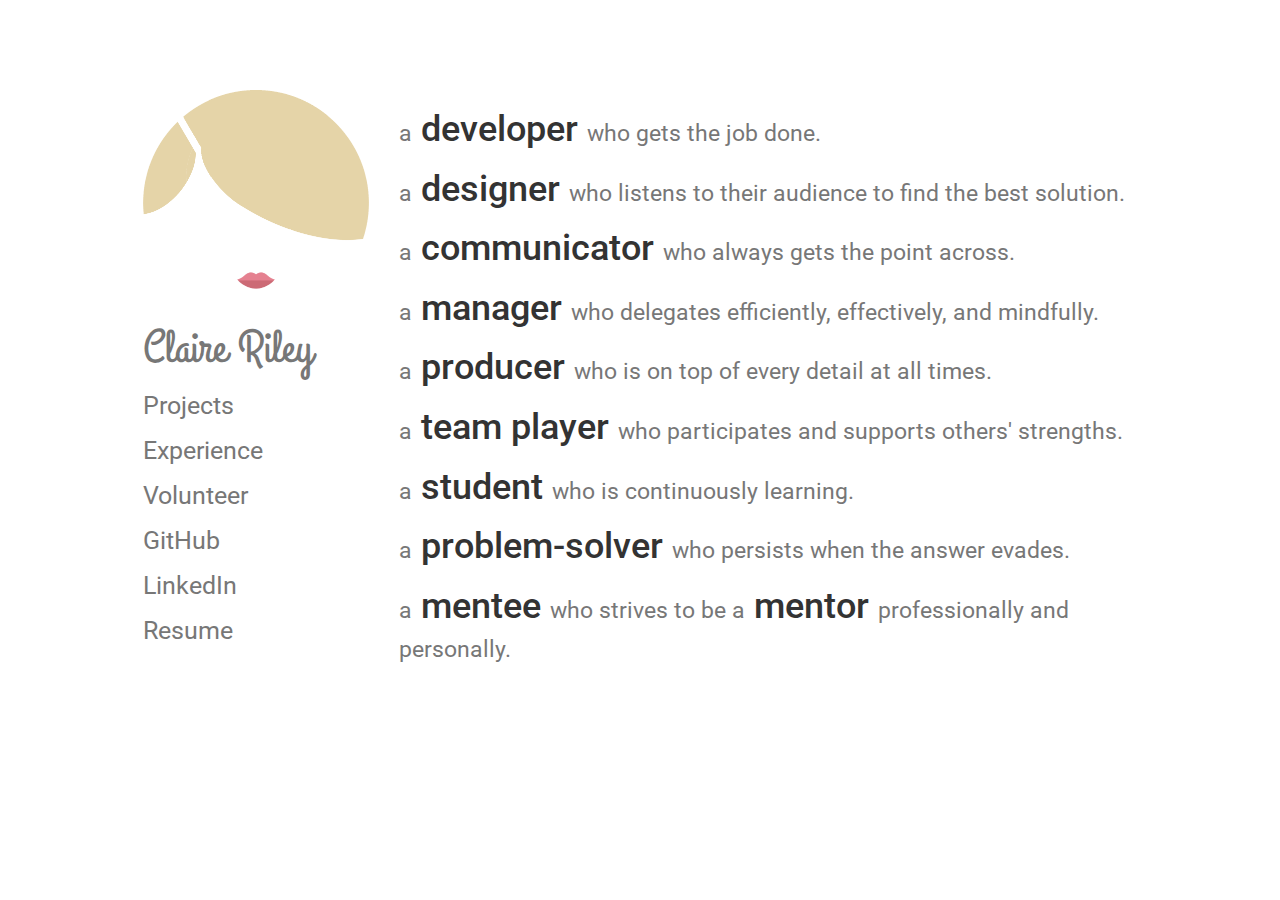
<file: index.html>
<!DOCTYPE html>
<html lang="en">
    <head>
        <meta charset="utf-8">
        <meta http-equiv="X-UA-Compatible" content="IE=edge">
        <meta name="viewport" content="width=device-width, initial-scale=1">
        <title>Claire Riley</title>
        <!-- Bootstrap CSS -->
        <link href="bootstrap-3.3.7-dist/css/bootstrap.min.css" rel="stylesheet">
        <!-- My CSS -->
        <link href="css/portfolio.css" rel="stylesheet">
        <!-- fonts -->
        <link href="https://fonts.googleapis.com/css?family=Grand+Hotel" rel="stylesheet">
        <link href="https://fonts.googleapis.com/css?family=Roboto:400,700" rel="stylesheet">
        <!-- favicon -->
        <link rel="shortcut icon" type="image/png" href="/img/favicon.png"/>
        <!-- fancyBox css -->
        <link rel="stylesheet" href="/fancybox/source/jquery.fancybox.css?v=2.1.5" type="text/css" media="screen" />
    </head>
    <body> <div class="outer">
        <div class="middle">
        <div class="container bg">
            <div class="row no-space">
                <div class="col-xs-12 col-sm-3">
                    <img src="/img/blondelogo1.png" alt="" class="img-responsive img-fluid im"><!--logo-->   
                        <div id="name">
                            <a href="/">
                            Claire Riley                      
                            </a>
                        </div>
                    <!-- navigation -->
                    <div class="ind"><a href="projects.html">Projects</a></div>
                    <div class="ind"><a href="experience.html">Experience</a></div>
                    <div class="ind"><a href="volunteer.html">Volunteer</a></div>
                    <div class="ind"><a href="https://github.com/claireriley" target="_blank">GitHub</a></div>
                    <div class="ind"><a href="https://www.linkedin.com/in/rileyclaire" target="_blank">LinkedIn</a></div>
                    <div class="ind"><a class="fancybox" href="ClaireRileyResume2017.pdf" target="_blank">Resume</a></div>
                </div>

                <!-- intro contents -->
                <div class="col-xs-12 col-sm-9">
                    <h1><small>a</small> developer <small>who gets the job done.</small></h1>
                    <h1><small>a</small> designer <small>who listens to their audience to find the best solution.</small></h1>
                    <h1><small>a</small> communicator <small>who always gets the point across.</small></h1>
                    <h1><small>a</small> manager <small>who delegates efficiently, effectively, and mindfully.</small></h1>
                    <h1><small>a</small> producer <small>who is on top of every detail at all times.</small></h1>
                    <h1><small>a</small> team player <small>who participates and supports others' strengths.</small></h1>
                    <h1><small>a</small> student <small>who is continuously learning.</small></h1>
                    <h1><small>a</small> problem-solver <small>who persists when the answer evades.</small></h1>
                    <h1><small>a</small> mentee <small>who strives to be a</small> mentor <small>professionally and personally.</small></h1>
                </div>
            </div>        
        </div>
    </div>
        </div>
        <!-- jQuery (necessary for Bootstrap) -->
        <script src="https://ajax.googleapis.com/ajax/libs/jquery/1.12.4/jquery.min.js"></script>
        <script src="bootstrap-3.3.7-dist/js/bootstrap.min.js"></script>
        <!-- my js -->
        <script src="js/portfolio.js"></script>
        <!-- fancybox js-->
        <script type="text/javascript" src="/fancybox/source/jquery.fancybox.pack.js?v=2.1.5"></script>
        <!-- bigtext js-->
        <script src="bigtext/bigtext.js"></script>
    </body>
</html>
</file>
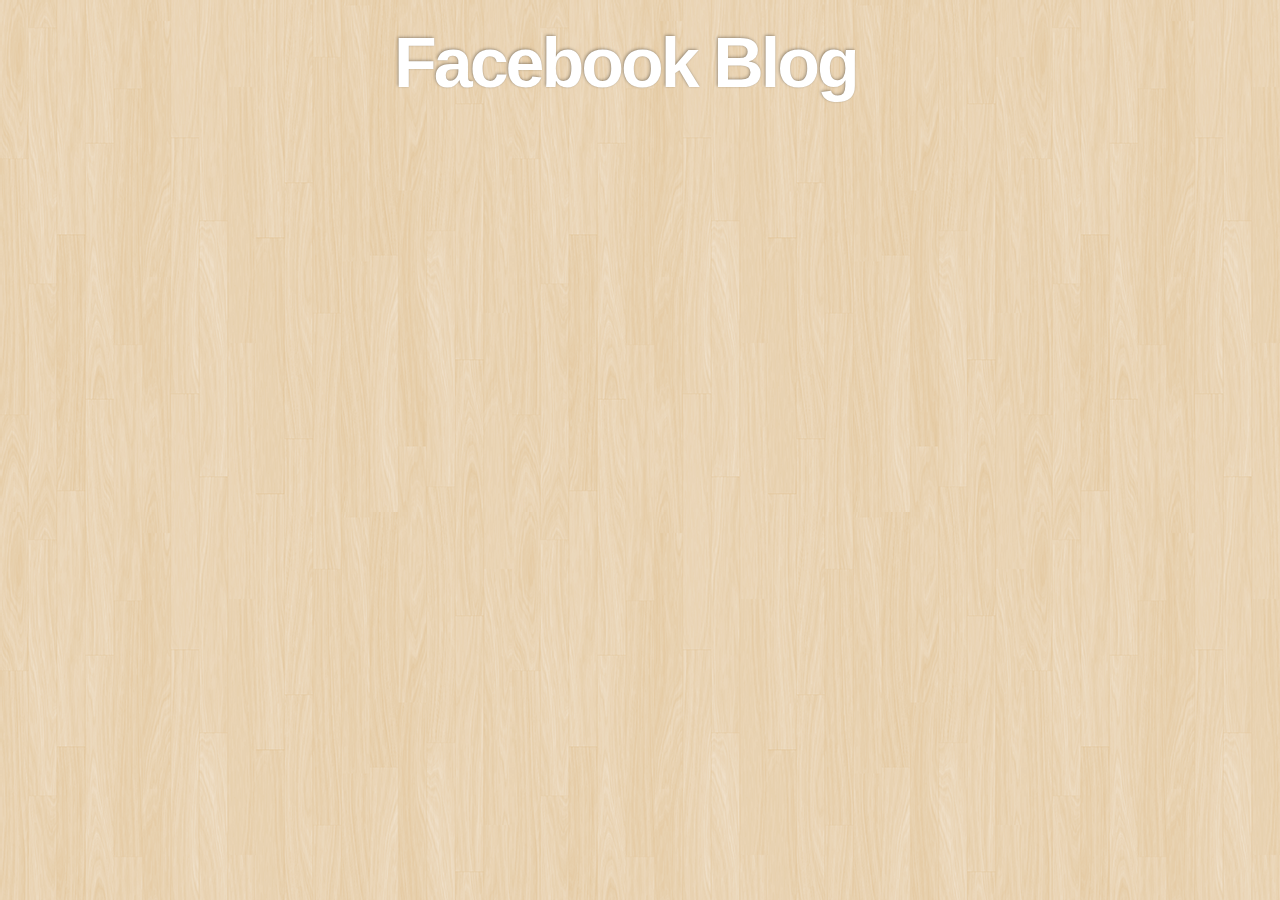
<file: fbbasic/index.html>
<!doctype html>
	<html lang="en">
	<head>
		<meta charset="utf-8">
		<title>Facebook</title>
		
		<!-- external CSS link -->
		<link rel="stylesheet" href="css/normalize.css">
		<link rel="stylesheet" href="css/style.css">
	</head>

	<body>
	<div id="fb-root"></div>
		<script>(function(d, s, id) {
		  var js, fjs = d.getElementsByTagName(s)[0];
		  if (d.getElementById(id)) return;
		  js = d.createElement(s); js.id = id;
		  js.src = "//connect.facebook.net/en_US/sdk.js#xfbml=1&version=v2.8";
		  fjs.parentNode.insertBefore(js, fjs);
		}(document, 'script', 'facebook-jssdk'));</script>
		<div id="fb-root"></div>
		<div id="container">
	
			<h1>Facebook Blog<div class="fb-like" data-href="http://claireriley.com/fbbasic/" data-layout="standard" data-action="like" data-size="small" data-show-faces="true" data-share="true"></div></h1>
			

		</div>
	</body>
</html>
</file>
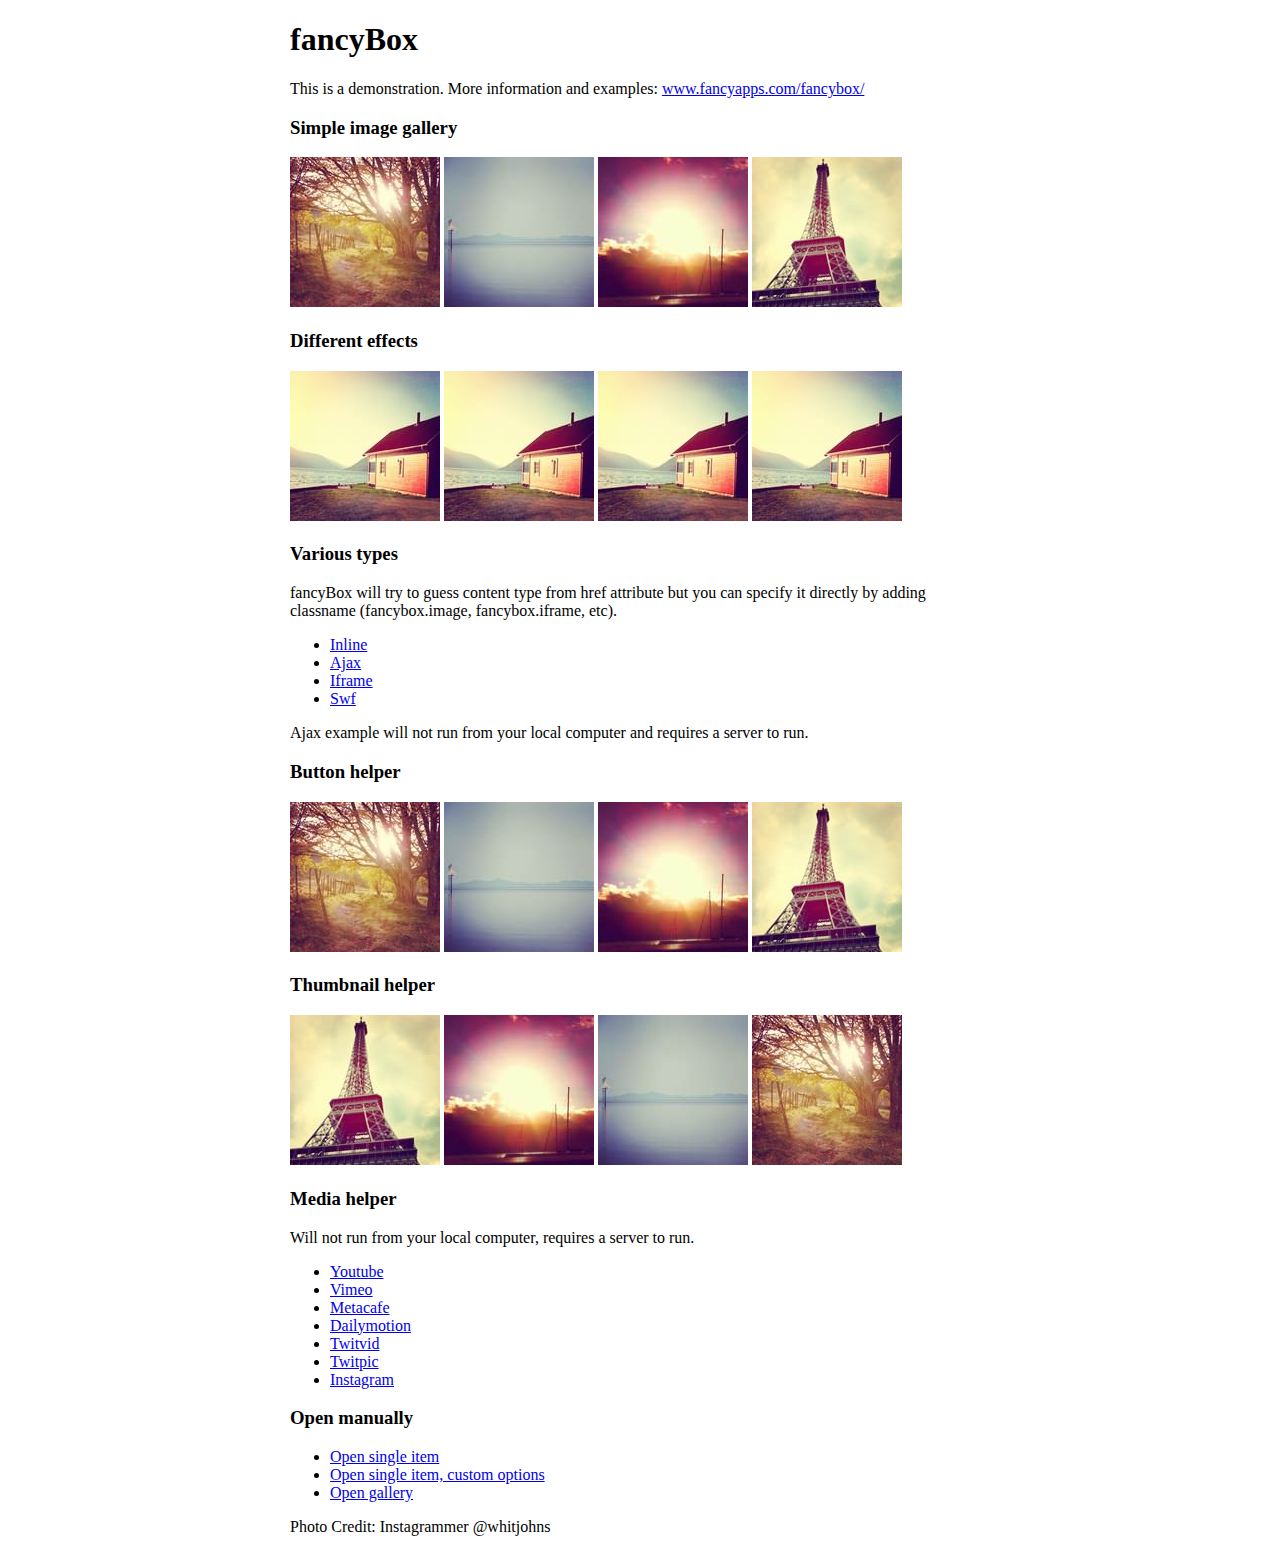
<file: fancybox/demo/index.html>
<!DOCTYPE html>
<html>
<head>
	<title>fancyBox - Fancy jQuery Lightbox Alternative | Demonstration</title>
	<meta http-equiv="Content-Type" content="text/html; charset=UTF-8" />

	<!-- Add jQuery library -->
	<script type="text/javascript" src="../lib/jquery-1.10.1.min.js"></script>

	<!-- Add mousewheel plugin (this is optional) -->
	<script type="text/javascript" src="../lib/jquery.mousewheel-3.0.6.pack.js"></script>

	<!-- Add fancyBox main JS and CSS files -->
	<script type="text/javascript" src="../source/jquery.fancybox.js?v=2.1.5"></script>
	<link rel="stylesheet" type="text/css" href="../source/jquery.fancybox.css?v=2.1.5" media="screen" />

	<!-- Add Button helper (this is optional) -->
	<link rel="stylesheet" type="text/css" href="../source/helpers/jquery.fancybox-buttons.css?v=1.0.5" />
	<script type="text/javascript" src="../source/helpers/jquery.fancybox-buttons.js?v=1.0.5"></script>

	<!-- Add Thumbnail helper (this is optional) -->
	<link rel="stylesheet" type="text/css" href="../source/helpers/jquery.fancybox-thumbs.css?v=1.0.7" />
	<script type="text/javascript" src="../source/helpers/jquery.fancybox-thumbs.js?v=1.0.7"></script>

	<!-- Add Media helper (this is optional) -->
	<script type="text/javascript" src="../source/helpers/jquery.fancybox-media.js?v=1.0.6"></script>

	<script type="text/javascript">
		$(document).ready(function() {
			/*
			 *  Simple image gallery. Uses default settings
			 */

			$('.fancybox').fancybox();

			/*
			 *  Different effects
			 */

			// Change title type, overlay closing speed
			$(".fancybox-effects-a").fancybox({
				helpers: {
					title : {
						type : 'outside'
					},
					overlay : {
						speedOut : 0
					}
				}
			});

			// Disable opening and closing animations, change title type
			$(".fancybox-effects-b").fancybox({
				openEffect  : 'none',
				closeEffect	: 'none',

				helpers : {
					title : {
						type : 'over'
					}
				}
			});

			// Set custom style, close if clicked, change title type and overlay color
			$(".fancybox-effects-c").fancybox({
				wrapCSS    : 'fancybox-custom',
				closeClick : true,

				openEffect : 'none',

				helpers : {
					title : {
						type : 'inside'
					},
					overlay : {
						css : {
							'background' : 'rgba(238,238,238,0.85)'
						}
					}
				}
			});

			// Remove padding, set opening and closing animations, close if clicked and disable overlay
			$(".fancybox-effects-d").fancybox({
				padding: 0,

				openEffect : 'elastic',
				openSpeed  : 150,

				closeEffect : 'elastic',
				closeSpeed  : 150,

				closeClick : true,

				helpers : {
					overlay : null
				}
			});

			/*
			 *  Button helper. Disable animations, hide close button, change title type and content
			 */

			$('.fancybox-buttons').fancybox({
				openEffect  : 'none',
				closeEffect : 'none',

				prevEffect : 'none',
				nextEffect : 'none',

				closeBtn  : false,

				helpers : {
					title : {
						type : 'inside'
					},
					buttons	: {}
				},

				afterLoad : function() {
					this.title = 'Image ' + (this.index + 1) + ' of ' + this.group.length + (this.title ? ' - ' + this.title : '');
				}
			});


			/*
			 *  Thumbnail helper. Disable animations, hide close button, arrows and slide to next gallery item if clicked
			 */

			$('.fancybox-thumbs').fancybox({
				prevEffect : 'none',
				nextEffect : 'none',

				closeBtn  : false,
				arrows    : false,
				nextClick : true,

				helpers : {
					thumbs : {
						width  : 50,
						height : 50
					}
				}
			});

			/*
			 *  Media helper. Group items, disable animations, hide arrows, enable media and button helpers.
			*/
			$('.fancybox-media')
				.attr('rel', 'media-gallery')
				.fancybox({
					openEffect : 'none',
					closeEffect : 'none',
					prevEffect : 'none',
					nextEffect : 'none',

					arrows : false,
					helpers : {
						media : {},
						buttons : {}
					}
				});

			/*
			 *  Open manually
			 */

			$("#fancybox-manual-a").click(function() {
				$.fancybox.open('1_b.jpg');
			});

			$("#fancybox-manual-b").click(function() {
				$.fancybox.open({
					href : 'iframe.html',
					type : 'iframe',
					padding : 5
				});
			});

			$("#fancybox-manual-c").click(function() {
				$.fancybox.open([
					{
						href : '1_b.jpg',
						title : 'My title'
					}, {
						href : '2_b.jpg',
						title : '2nd title'
					}, {
						href : '3_b.jpg'
					}
				], {
					helpers : {
						thumbs : {
							width: 75,
							height: 50
						}
					}
				});
			});


		});
	</script>
	<style type="text/css">
		.fancybox-custom .fancybox-skin {
			box-shadow: 0 0 50px #222;
		}

		body {
			max-width: 700px;
			margin: 0 auto;
		}
	</style>
</head>
<body>
	<h1>fancyBox</h1>

	<p>This is a demonstration. More information and examples: <a href="http://fancyapps.com/fancybox/">www.fancyapps.com/fancybox/</a></p>

	<h3>Simple image gallery</h3>
	<p>
		<a class="fancybox" href="1_b.jpg" data-fancybox-group="gallery" title="Lorem ipsum dolor sit amet"><img src="1_s.jpg" alt="" /></a>

		<a class="fancybox" href="2_b.jpg" data-fancybox-group="gallery" title="Etiam quis mi eu elit temp"><img src="2_s.jpg" alt="" /></a>

		<a class="fancybox" href="3_b.jpg" data-fancybox-group="gallery" title="Cras neque mi, semper leon"><img src="3_s.jpg" alt="" /></a>

		<a class="fancybox" href="4_b.jpg" data-fancybox-group="gallery" title="Sed vel sapien vel sem uno"><img src="4_s.jpg" alt="" /></a>
	</p>

	<h3>Different effects</h3>
	<p>
		<a class="fancybox-effects-a" href="5_b.jpg" title="Lorem ipsum dolor sit amet, consectetur adipiscing elit"><img src="5_s.jpg" alt="" /></a>

		<a class="fancybox-effects-b" href="5_b.jpg" title="Lorem ipsum dolor sit amet, consectetur adipiscing elit"><img src="5_s.jpg" alt="" /></a>

		<a class="fancybox-effects-c" href="5_b.jpg" title="Lorem ipsum dolor sit amet, consectetur adipiscing elit"><img src="5_s.jpg" alt="" /></a>

		<a class="fancybox-effects-d" href="5_b.jpg" title="Lorem ipsum dolor sit amet, consectetur adipiscing elit"><img src="5_s.jpg" alt="" /></a>
	</p>

	<h3>Various types</h3>
	<p>
		fancyBox will try to guess content type from href attribute but you can specify it directly by adding classname (fancybox.image, fancybox.iframe, etc).
	</p>
	<ul>
		<li><a class="fancybox" href="#inline1" title="Lorem ipsum dolor sit amet">Inline</a></li>
		<li><a class="fancybox fancybox.ajax" href="ajax.txt">Ajax</a></li>
		<li><a class="fancybox fancybox.iframe" href="iframe.html">Iframe</a></li>
		<li><a class="fancybox" href="http://www.adobe.com/jp/events/cs3_web_edition_tour/swfs/perform.swf">Swf</a></li>
	</ul>

	<div id="inline1" style="width:400px;display: none;">
		<h3>Etiam quis mi eu elit</h3>
		<p>
			Lorem ipsum dolor sit amet, consectetur adipiscing elit. Etiam quis mi eu elit tempor facilisis id et neque. Nulla sit amet sem sapien. Vestibulum imperdiet porta ante ac ornare. Nulla et lorem eu nibh adipiscing ultricies nec at lacus. Cras laoreet ultricies sem, at blandit mi eleifend aliquam. Nunc enim ipsum, vehicula non pretium varius, cursus ac tortor. Vivamus fringilla congue laoreet. Quisque ultrices sodales orci, quis rhoncus justo auctor in. Phasellus dui eros, bibendum eu feugiat ornare, faucibus eu mi. Nunc aliquet tempus sem, id aliquam diam varius ac. Maecenas nisl nunc, molestie vitae eleifend vel, iaculis sed magna. Aenean tempus lacus vitae orci posuere porttitor eget non felis. Donec lectus elit, aliquam nec eleifend sit amet, vestibulum sed nunc.
		</p>
	</div>

	<p>
		Ajax example will not run from your local computer and requires a server to run.
	</p>

	<h3>Button helper</h3>
	<p>
		<a class="fancybox-buttons" data-fancybox-group="button" href="1_b.jpg"><img src="1_s.jpg" alt="" /></a>

		<a class="fancybox-buttons" data-fancybox-group="button" href="2_b.jpg"><img src="2_s.jpg" alt="" /></a>

		<a class="fancybox-buttons" data-fancybox-group="button" href="3_b.jpg"><img src="3_s.jpg" alt="" /></a>

		<a class="fancybox-buttons" data-fancybox-group="button" href="4_b.jpg"><img src="4_s.jpg" alt="" /></a>
	</p>

	<h3>Thumbnail helper</h3>
	<p>
		<a class="fancybox-thumbs" data-fancybox-group="thumb" href="4_b.jpg"><img src="4_s.jpg" alt="" /></a>

		<a class="fancybox-thumbs" data-fancybox-group="thumb" href="3_b.jpg"><img src="3_s.jpg" alt="" /></a>

		<a class="fancybox-thumbs" data-fancybox-group="thumb" href="2_b.jpg"><img src="2_s.jpg" alt="" /></a>

		<a class="fancybox-thumbs" data-fancybox-group="thumb" href="1_b.jpg"><img src="1_s.jpg" alt="" /></a>
	</p>

	<h3>Media helper</h3>
	<p>
		Will not run from your local computer, requires a server to run.
	</p>

	<ul>
		<li><a class="fancybox-media" href="http://www.youtube.com/watch?v=opj24KnzrWo">Youtube</a></li>
		<li><a class="fancybox-media" href="http://vimeo.com/47480346">Vimeo</a></li>
		<li><a class="fancybox-media" href="http://www.metacafe.com/watch/7635964/">Metacafe</a></li>
		<li><a class="fancybox-media" href="http://www.dailymotion.com/video/xoeylt_electric-guest-this-head-i-hold_music">Dailymotion</a></li>
		<li><a class="fancybox-media" href="http://twitvid.com/QY7MD">Twitvid</a></li>
		<li><a class="fancybox-media" href="http://twitpic.com/7p93st">Twitpic</a></li>
		<li><a class="fancybox-media" href="http://instagr.am/p/IejkuUGxQn">Instagram</a></li>
	</ul>

	<h3>Open manually</h3>
	<ul>
		<li><a id="fancybox-manual-a" href="javascript:;">Open single item</a></li>
		<li><a id="fancybox-manual-b" href="javascript:;">Open single item, custom options</a></li>
		<li><a id="fancybox-manual-c" href="javascript:;">Open gallery</a></li>
	</ul>

	<p>
		Photo Credit: Instagrammer @whitjohns
	</p>
</body>
</html>
</file>
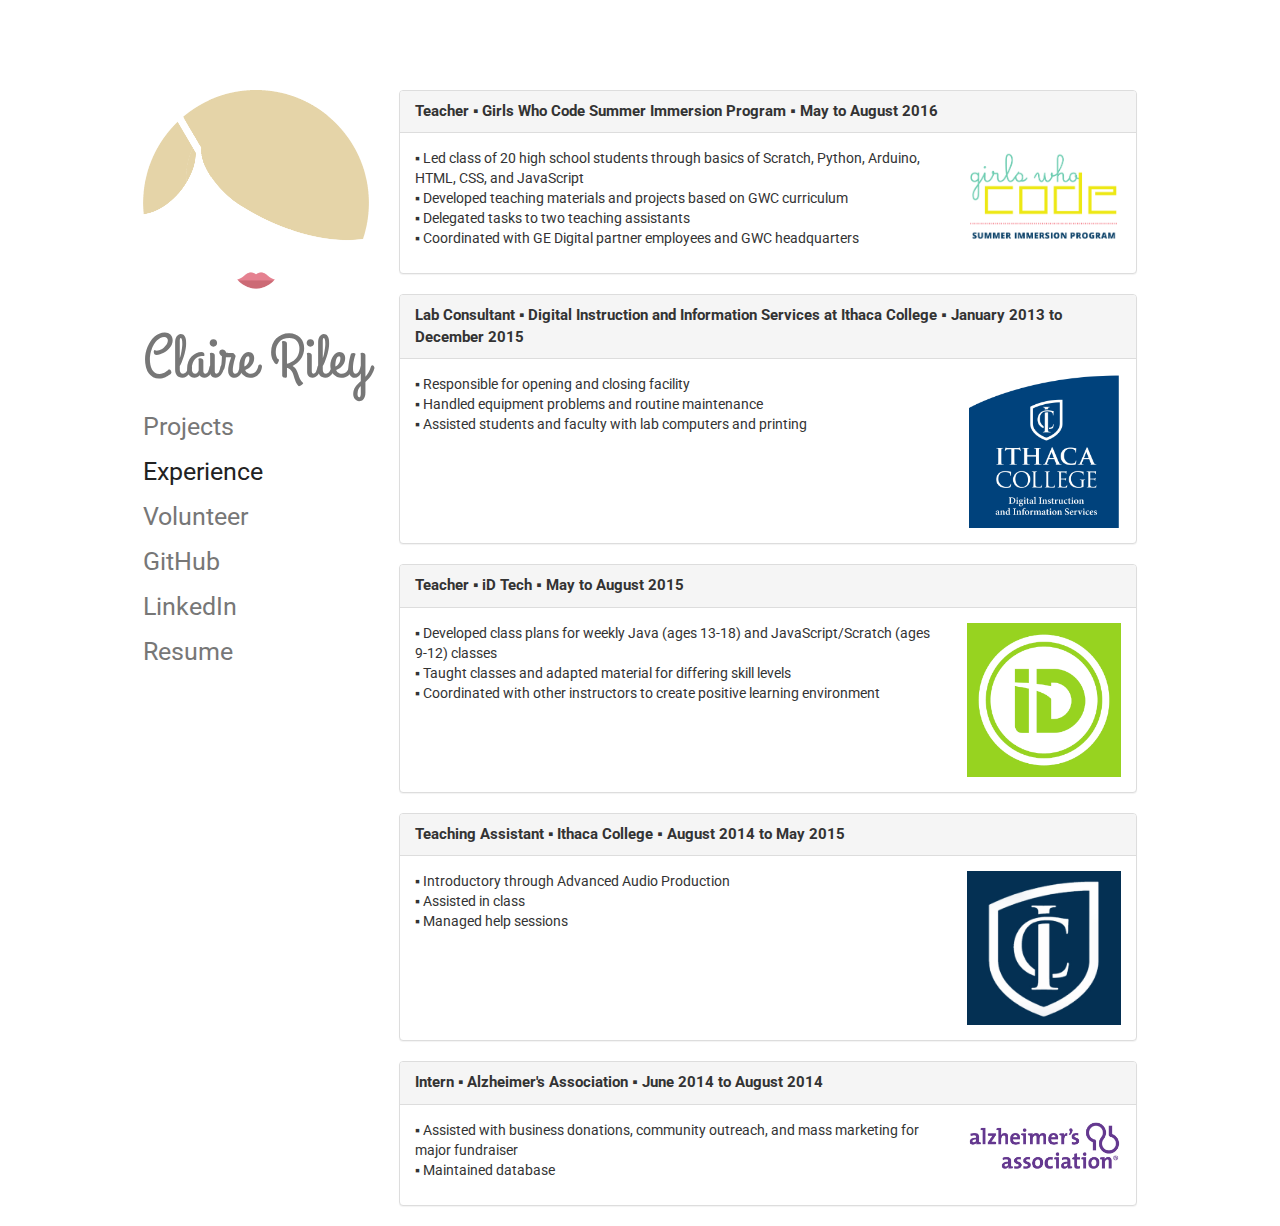
<file: experience.html>
<!DOCTYPE html>
<html lang="en">
    <head>
        <meta charset="utf-8">
        <meta http-equiv="X-UA-Compatible" content="IE=edge">
        <meta name="viewport" content="width=device-width, initial-scale=1">
        <title>Claire Riley</title>
        <!-- Bootstrap CSS -->
        <link href="bootstrap-3.3.7-dist/css/bootstrap.min.css" rel="stylesheet">
        <!-- My CSS -->
        <link href="css/portfolio.css" rel="stylesheet">
        <!-- fonts -->
        <link href="https://fonts.googleapis.com/css?family=Grand+Hotel" rel="stylesheet">
        <link href="https://fonts.googleapis.com/css?family=Roboto:400,700" rel="stylesheet">
        <!-- favicon -->
        <link rel="shortcut icon" type="image/png" href="/img/favicon.png"/>
        <!-- fancyBox css -->
        <link rel="stylesheet" href="/fancybox/source/jquery.fancybox.css?v=2.1.5" type="text/css" media="screen" />

    </head>
    <body>  
        <div class="outer">
        <div class="middle">
        <div class="container bg">         
            <div class="row no-space" >
                <div class="col-xs-12 col-sm-3">
                    <div class="box"><img src="/img/blondelogo1.png" alt="" class="img-responsive img-fluid im"><!-- logo -->
                    </div>
                        <div id="name">
                            <a href="/">
                            Claire Riley                      
                            </a>
                        </div>
                    <!-- navigation -->
                    <div class="ind"><a href="projects.html">Projects</a></div>
                    <div class="ind"><a href="experience.html">Experience</a></div>
                    <div class="ind"><a href="volunteer.html">Volunteer</a></div>
                    <div class="ind"><a href="https://github.com/claireriley" target="_blank">GitHub</a></div>
                    <div class="ind"><a href="https://www.linkedin.com/in/rileyclaire" target="_blank">LinkedIn</a></div>
                    <div class="ind"><a class="fancybox" href="ClaireRileyResume2017.pdf" target="_blank">Resume</a></div>
                </div>
                    
        <!-- job example 1 -->
          <div class="col-xs-12 col-sm-9">
              <div class="panel panel-default">
                  <div class="panel-heading ph">Teacher ▪ Girls Who Code Summer Immersion Program ▪ May to August 2016</div>
                  <div class="panel-body">
                      <div class="row">
                          <div class="col-xs-12 col-sm-9">
                              <p>▪ Led class of 20 high school students through basics of Scratch, Python, Arduino, HTML, CSS, and JavaScript<br>
                                  ▪ Developed teaching materials and projects based on GWC curriculum<br>
                                  ▪ Delegated tasks to two teaching assistants<br>
                                  ▪ Coordinated with GE Digital partner employees and GWC headquarters</p>
                          </div>             
                          <div class="col-xs-12 col-sm-3">
                                <a class="fancybox" href="img/gwcsip.png"><img class="img-responsive" src="img/gwcsip.png" ></a>
                          </div>
                      </div>
                  </div>
              </div>
        <!-- job example 2 -->
              <div class="panel panel-default">
                  <div class="panel-heading ph">Lab Consultant ▪ Digital Instruction and Information Services at Ithaca College ▪ January 2013 to December 2015</div>
                  <div class="panel-body">
                      <div class="row">
                          <div class="col-xs-12 col-sm-9">
                              <p>
                              ▪ Responsible for opening and closing facility<br>▪ Handled equipment problems and routine maintenance<br>▪ Assisted students and faculty with lab computers and printing
                              </p>
                          </div>
                          <div class="col-xs-12 col-sm-3"> 
                              <a class="fancybox" href="img/diisic.png"><img class="img-responsive" src="img/diisic.png"></a>
                          </div>
                      </div>
                  </div>
              </div>  
        <!-- job example 3 -->
            <div class="panel panel-default">
                  <div class="panel-heading ph">Teacher ▪ iD Tech ▪ May to August 2015</div>
                  <div class="panel-body">
                      <div class="row">
                          <div class="col-xs-12 col-sm-9">
                              <p>
                              ▪ Developed class plans for weekly Java (ages 13-18) and JavaScript/Scratch (ages 9-12) classes<br>
                                ▪ Taught classes and adapted material for differing skill levels<br>
                                  ▪ Coordinated with other instructors to create positive learning environment
                              </p>
                          </div>
                          <div class="col-xs-12 col-sm-3"> 
                              <a class="fancybox" href="img/idlogo.png"><img class="img-responsive" src="img/idlogo.png" ></a>
                          </div>
                      </div>
                  </div>
              </div>  
        <!-- job example 4 -->
                 <div class="panel panel-default">
                  <div class="panel-heading ph">Teaching Assistant ▪ Ithaca College ▪ August 2014 to May 2015</div>
                  <div class="panel-body">
                      <div class="row">
                          <div class="col-xs-12 col-sm-9">
                              <p>
                              ▪ Introductory through Advanced Audio Production<br>▪ Assisted in class<br>▪ Managed help sessions
                              </p>
                          </div>
                          <div class="col-xs-12 col-sm-3"> 
                              <a class="fancybox" href="img/iclogo.jpg"><img class="img-responsive" src="img/iclogo.jpg" ></a>
                          </div>
                      </div>
                  </div>
              </div>             
        <!-- job example 5 -->
                <div class="panel panel-default">
                  <div class="panel-heading ph">Intern ▪ Alzheimer's Association ▪ June 2014 to August 2014</div>
                  <div class="panel-body">
                      <div class="row">
                          <div class="col-xs-12 col-sm-9">
                              <p>
                              ▪ Assisted with business donations, community outreach, and mass marketing for major fundraiser<br>▪ Maintained database
                              </p>
                          </div>
                          <div class="col-xs-12 col-sm-3"> 
                              <a class="fancybox" href="img/alzlogo.png"><img class="img-responsive" src="img/alzlogo.png" ></a>
                          </div>
                      </div>
                  </div>
              </div> 
            </div>             
            </div>
        </div>
        </div>
        </div>
        <!-- jQuery (necessary for Bootstrap) -->
        <script src="https://ajax.googleapis.com/ajax/libs/jquery/1.12.4/jquery.min.js"></script>
        <script src="bootstrap-3.3.7-dist/js/bootstrap.min.js"></script>
        <!-- my js -->
        <script src="js/portfolio.js"></script>
        <!-- fancybox js -->
        <script type="text/javascript" src="/fancybox/source/jquery.fancybox.pack.js?v=2.1.5"></script>
        <!-- bigtext js-->
        <script src="bigtext/bigtext.js"></script>
    </body>
</html>
</file>
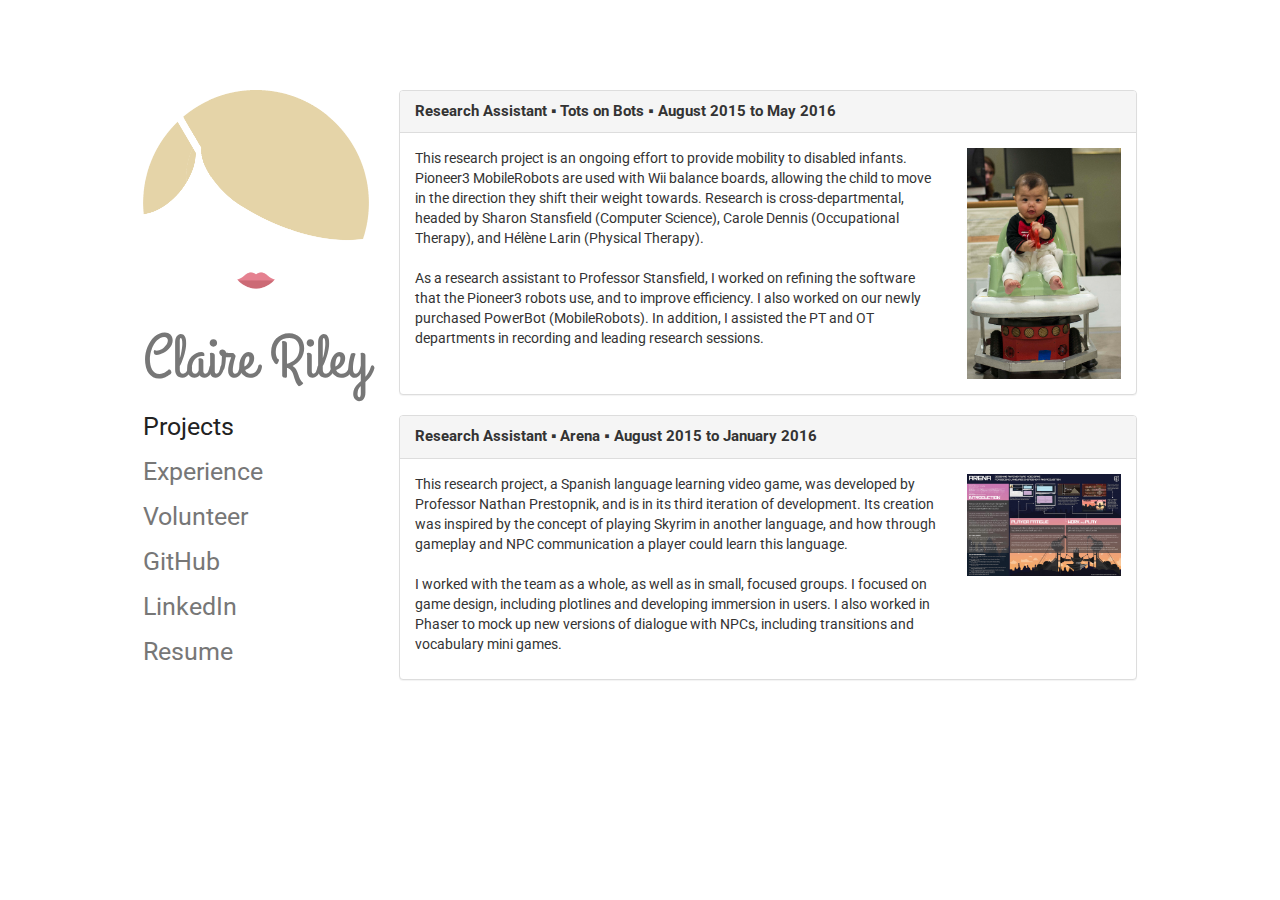
<file: projects.html>
<!DOCTYPE html>
<html lang="en">
    <head>
        <meta charset="utf-8">
        <meta http-equiv="X-UA-Compatible" content="IE=edge">
        <meta name="viewport" content="width=device-width, initial-scale=1">
        <title>Claire Riley</title>
        <!-- Bootstrap CSS -->
        <link href="bootstrap-3.3.7-dist/css/bootstrap.min.css" rel="stylesheet">
        <!-- My CSS -->
        <link href="css/portfolio.css" rel="stylesheet">
        <!-- fonts -->
        <link href="https://fonts.googleapis.com/css?family=Grand+Hotel" rel="stylesheet">
        <link href="https://fonts.googleapis.com/css?family=Roboto:400,700" rel="stylesheet">
        <!-- favicon -->
        <link rel="shortcut icon" type="image/png" href="/img/favicon.png"/>
        <!-- fancyBox css -->
        <link rel="stylesheet" href="/fancybox/source/jquery.fancybox.css?v=2.1.5" type="text/css" media="screen" />
    </head>
    <body> 
        <div class="outer">
        <div class="middle">
        <div class="container bg">
            <div class="row no-space" >
                <div class="col-xs-12 col-sm-3">
                    <div class="box"><img src="/img/blondelogo1.png" alt="" class="img-responsive img-fluid im"><!-- logo -->
                    </div>
                        <div id="name">
                            <a href="/">
                            Claire Riley                      
                            </a>
                        </div>
                    <!-- navigation -->
                    <div class="ind"><a href="projects.html">Projects</a></div>
                    <div class="ind"><a href="experience.html">Experience</a></div>
                    <div class="ind"><a href="volunteer.html">Volunteer</a></div>
                    <div class="ind"><a href="https://github.com/claireriley" target="_blank">GitHub</a></div>
                    <div class="ind"><a href="https://www.linkedin.com/in/rileyclaire" target="_blank">LinkedIn</a></div>
                    <div class="ind"><a class="fancybox" href="ClaireRileyResume2017.pdf" target="_blank">Resume</a></div>
                </div>
        <!-- research example 1 -->
          <div class="col-xs-12 col-sm-9">
              <div class="panel panel-default">
                  <div class="panel-heading ph">Research Assistant ▪ Tots on Bots ▪ August 2015 to May 2016</div>
                  <div class="panel-body">
                      <div class="row">
                          <div class="col-xs-12 col-sm-9">
                              <p>This research project is an ongoing effort to provide mobility to disabled infants. Pioneer3 MobileRobots are used with Wii balance boards, allowing the child to move in the direction they shift their weight towards. Research is cross-departmental, headed by Sharon Stansfield (Computer Science), Carole Dennis (Occupational Therapy), and Hélène Larin (Physical Therapy).<br><br>As a research assistant to Professor Stansfield, I worked on refining the software that the Pioneer3 robots use, and to improve efficiency. I also worked on our newly purchased PowerBot (MobileRobots). In addition, I assisted the PT and OT departments in recording and leading research sessions.</p>
                          </div>             
                          <div class="col-xs-12 col-sm-3">
                                <a class="fancybox" href="img/babytotsonbots.jpg"><img class="img-responsive" src="img/babytotsonbots.jpg" ></a>
                          </div>
                      </div>
                  </div>
              </div>
            <!-- research example 2 -->
            <div class="panel panel-default">
                  <div class="panel-heading ph">Research Assistant ▪ Arena ▪ August 2015 to January 2016</div>
                  <div class="panel-body">
                      <div class="row">
                          <div class="col-xs-12 col-sm-9">
                              <p>This research project, a Spanish language learning video game, was developed by Professor Nathan Prestopnik, and is in its third iteration of development. Its creation was inspired by the concept of playing Skyrim in another language, and how through gameplay and NPC communication a player could learn this language.<br><br>I worked with the team as a whole, as well as in small, focused groups. I focused on game design, including plotlines and developing immersion in users. I also worked in Phaser to mock up new versions of dialogue with NPCs, including transitions and vocabulary mini games.</p>
                          </div>
                          <div class="col-xs-12 col-sm-3"> 
                              <a class="fancybox" href="img/arena.jpg"><img class="img-responsive" src="img/arena.jpg" ></a>
                          </div>
                      </div>
                  </div>
              </div>  
            </div>
            </div>
            </div>
        </div>
    </div>
        <!-- jQuery (necessary for Bootstrap) -->
        <script src="https://ajax.googleapis.com/ajax/libs/jquery/1.12.4/jquery.min.js"></script>
        <script src="bootstrap-3.3.7-dist/js/bootstrap.min.js"></script>
        <!-- my js -->
        <script src="js/portfolio.js"></script>
        <!-- fancybox js -->
        <script type="text/javascript" src="/fancybox/source/jquery.fancybox.pack.js?v=2.1.5"></script>
        <!-- bigtext js-->
        <script src="bigtext/bigtext.js"></script>
    </body>
</html>
</file>
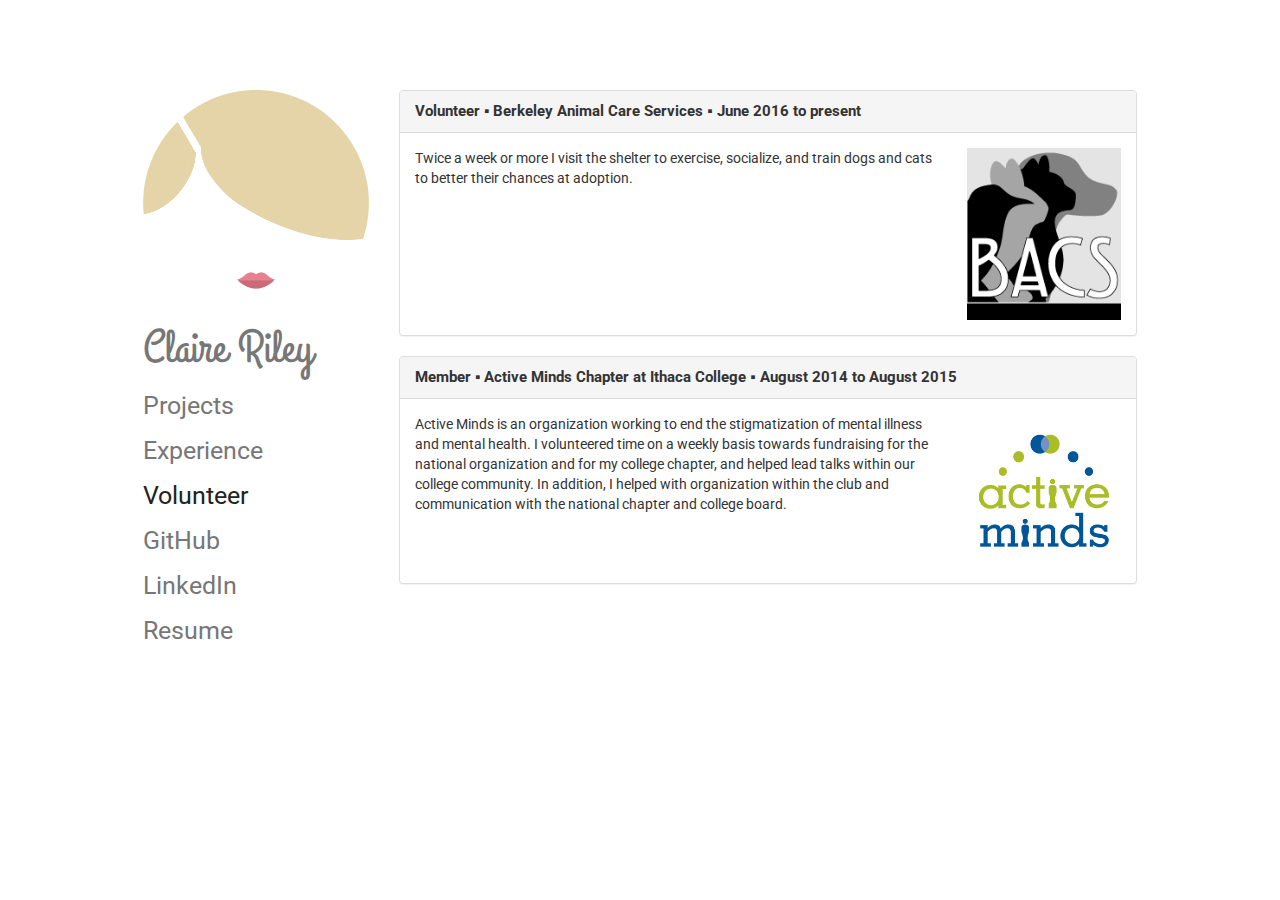
<file: volunteer.html>
<!DOCTYPE html>
<html lang="en">
    <head>
        <meta charset="utf-8">
        <meta http-equiv="X-UA-Compatible" content="IE=edge">
        <meta name="viewport" content="width=device-width, initial-scale=1">
        <title>Claire Riley</title>
        <!-- Bootstrap CSS -->
        <link href="bootstrap-3.3.7-dist/css/bootstrap.min.css" rel="stylesheet">
        <!-- My CSS -->
        <link href="css/portfolio.css" rel="stylesheet">
        <!-- fonts -->
        <link href="https://fonts.googleapis.com/css?family=Grand+Hotel" rel="stylesheet">
        <link href="https://fonts.googleapis.com/css?family=Roboto:400,700" rel="stylesheet">
        <!-- favicon -->
        <link rel="shortcut icon" type="image/png" href="/img/favicon.png"/>
        <!-- fancyBox css -->
        <link rel="stylesheet" href="/fancybox/source/jquery.fancybox.css?v=2.1.5" type="text/css" media="screen" />
    </head>
    <body> 
        <div class="outer">
        <div class="middle">
        <div class="container bg">
            <div class="row no-space">
                <div class="col-xs-12 col-sm-3">
                    <div class="box"><img src="/img/blondelogo1.png" alt="" class="img-responsive img-fluid im"><!-- logo -->
                    </div>
                        <div id="name">
                            <a href="/">
                            Claire Riley                      
                            </a>
                        </div>
                    <!-- navigation -->
                    <div class="ind"><a href="projects.html">Projects</a></div>
                    <div class="ind"><a href="experience.html">Experience</a></div>
                    <div class="ind"><a href="volunteer.html">Volunteer</a></div>
                    <div class="ind"><a href="https://github.com/claireriley" target="_blank">GitHub</a></div>
                    <div class="ind"><a href="https://www.linkedin.com/in/rileyclaire" target="_blank">LinkedIn</a></div>
                    <div class="ind"><a class="fancybox" href="ClaireRileyResume2017.pdf" target="_blank">Resume</a></div>
                </div>
        <!-- volunteer example 1 -->        
          <div class="col-xs-12 col-sm-9">
              <div class="panel panel-default">
                  <div class="panel-heading ph">Volunteer ▪ Berkeley Animal Care Services ▪ June 2016 to present</div>
                  <div class="panel-body">
                      <div class="row">
                          <div class="col-xs-12 col-sm-9">
                              <p>Twice a week or more I visit the shelter to exercise, socialize, and train dogs and cats to better their chances at adoption.
                              </p>
                          </div>             
                          <div class="col-xs-12 col-sm-3">
                                <a class="fancybox" href="img/bacs.png"><img class="img-responsive" src="img/bacs.png"></a>
                          </div>
                      </div>
                  </div>
              </div>
        <!-- volunteer example 2 -->        
                <div class="panel panel-default">
                  <div class="panel-heading ph">Member ▪ Active Minds Chapter at Ithaca College ▪ August 2014 to August 2015</div>
                  <div class="panel-body">
                      <div class="row">
                          <div class="col-xs-12 col-sm-9">
                              <p>Active Minds is an organization working to end the stigmatization of mental illness and mental health. I volunteered time on a weekly basis towards fundraising for the national organization and for my college chapter, and helped lead talks within our college community. In addition, I helped with organization within the club and communication with the national chapter and college board. 
                              </p>
                          </div>             
                          <div class="col-xs-12 col-sm-3">
                                <a class="fancybox" href="img/activeminds.jpg"><img class="img-responsive" src="img/activeminds.jpg"></a>
                          </div>
                      </div>
                  </div>
                </div>
            </div>
        </div>
    </div>
        </div>
        </div>
        <!-- jQuery (necessary for Bootstrap) -->
        <script src="https://ajax.googleapis.com/ajax/libs/jquery/1.12.4/jquery.min.js"></script>
        <script src="bootstrap-3.3.7-dist/js/bootstrap.min.js"></script>
        <!-- my js -->
        <script src="js/portfolio.js"></script>
        <!-- fancybox js -->
        <script type="text/javascript" src="/fancybox/source/jquery.fancybox.pack.js?v=2.1.5"></script>
        <!-- bigtext js-->
        <script src="bigtext/bigtext.js"></script>
    </body>
</html>
</file>
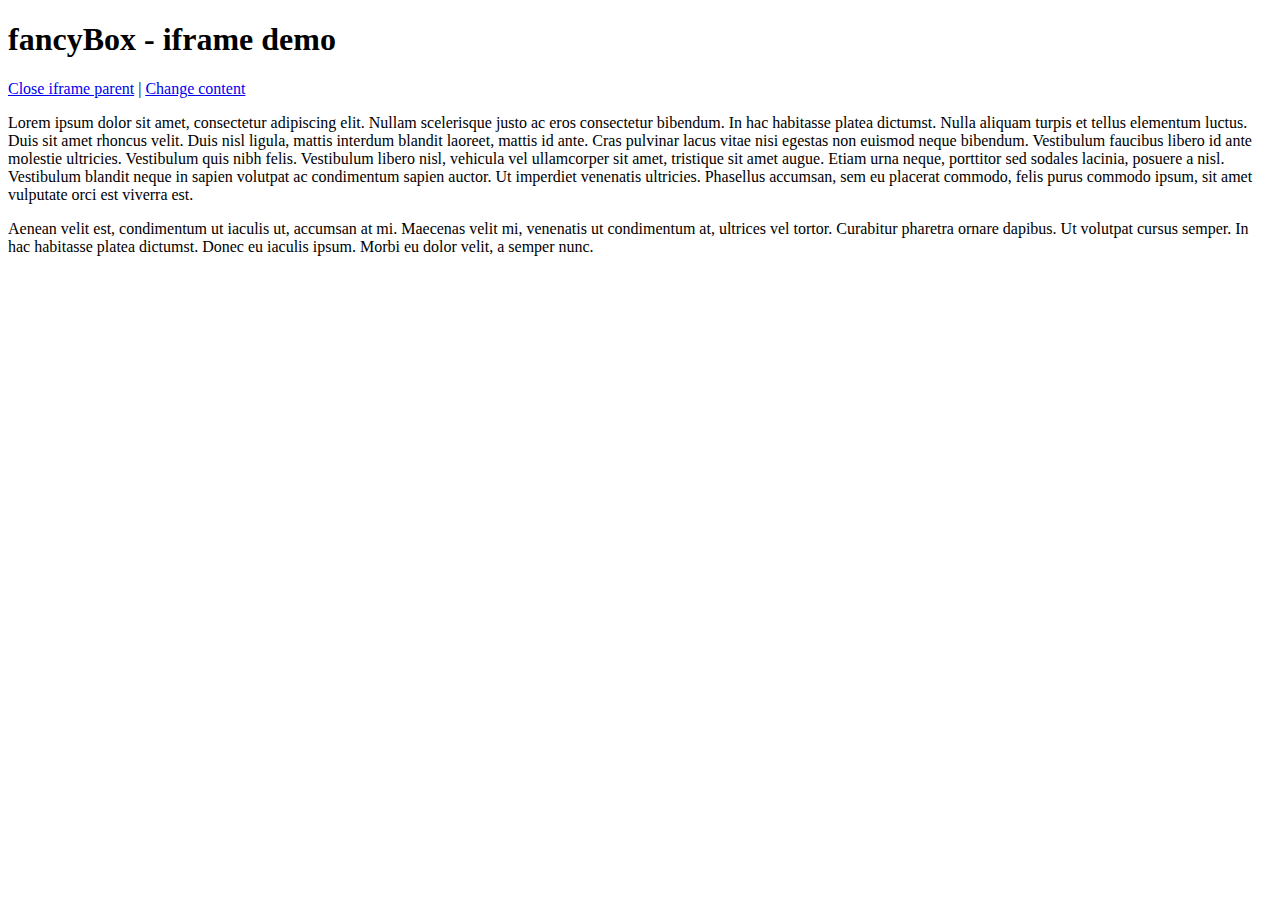
<file: fancybox/demo/iframe.html>
<!DOCTYPE html>
<html>
<head>
	<title>fancyBox - iframe demo</title>
	<meta http-equiv="Content-Type" content="text/html; charset=UTF-8" />
</head>
<body>
	<h1>fancyBox - iframe demo</h1>

	<p>
		<a href="javascript:parent.jQuery.fancybox.close();">Close iframe parent</a>

		|

		<a href="javascript:parent.jQuery.fancybox.open({href : '1_b.jpg', title : 'My title'});">Change content</a>
	</p>

	<p>
		Lorem ipsum dolor sit amet, consectetur adipiscing elit. Nullam scelerisque justo ac eros consectetur bibendum. In hac habitasse platea dictumst. Nulla aliquam turpis et tellus elementum luctus. Duis sit amet rhoncus velit. Duis nisl ligula, mattis interdum blandit laoreet, mattis id ante. Cras pulvinar lacus vitae nisi egestas non euismod neque bibendum. Vestibulum faucibus libero id ante molestie ultricies. Vestibulum quis nibh felis. Vestibulum libero nisl, vehicula vel ullamcorper sit amet, tristique sit amet augue. Etiam urna neque, porttitor sed sodales lacinia, posuere a nisl. Vestibulum blandit neque in sapien volutpat ac condimentum sapien auctor. Ut imperdiet venenatis ultricies. Phasellus accumsan, sem eu placerat commodo, felis purus commodo ipsum, sit amet vulputate orci est viverra est.
	</p>

	<p>
		Aenean velit est, condimentum ut iaculis ut, accumsan at mi. Maecenas velit mi, venenatis ut condimentum at, ultrices vel tortor. Curabitur pharetra ornare dapibus. Ut volutpat cursus semper. In hac habitasse platea dictumst. Donec eu iaculis ipsum. Morbi eu dolor velit, a semper nunc.
	</p>
</body>
</html>
</file>
<file: css/portfolio.css>
/*  Table of Contents
    - Global Styles
    - Page Structure
    - Headings
    - Navigation
*/

/* -----------------------------------*/
/* ---------->>> GLOBAL <<<-----------*/
/* -----------------------------------*/

html {
    -moz-text-size-adjust: 100%;
    -ms-text-size-adjust: 100%;
    -webkit-text-size-adjust: 100%;
}
body{
    font-family: 'Roboto', sans-serif;
    width:100%;
    font-weight: 400;
}

/* -------------------------------------------*/
/* ---------->>> PAGE STRUCTURE <<<-----------*/
/* -------------------------------------------*/

.bg{
    width:80%;
    margin-top: 10vh;
    margin-left: auto;
    margin-right: auto; 
}
.outer {
    display: table;
    position: absolute;
    height: 100%;
    width: 100%;
}
.middle {
    display: table-cell;
}

/* -------------------------------------*/
/* ---------->>> HEADINGS <<<-----------*/
/* -------------------------------------*/

.ph{ /* panel heading */
    font-size: 15px;
    color:#fff;
    font-weight: 700;
}

/* ---------------------------------------*/
/* ---------->>> NAVIGATION <<<-----------*/
/* ---------------------------------------*/

.im{
    height:auto;
    margin: 0 auto;
    width:100%;
}
@media (max-width: 767px)and (min-width:500px) {
    .im {
        width:85%;
    }
}
#name{
    font-family: 'Grand Hotel', cursive;
    color:#222;
    width: 100%;
}
@media (min-width: 800px) {
    #name {
        width: 100%;
    }
}
.ind{
    font-size: 25px;
    line-height: 45px;
}
@media (max-width: 767px) {
    .ind {
        font-size: 50px;
        line-height: 80px;
    }
}
@media (max-width: 650px) {
    .ind {
        font-size: 40px;
        line-height: 55px;
    }
}
a:link {
    text-decoration: none;
    color: #777;
}
a:visited {
    text-decoration: none;
    color: #777;
}
a:hover {
    text-decoration: none;
    color: black;
}
a.current {
  color:#222;
}
</file>
<file: fbbasic/css/style.css>
/* 
Author: Chris Castiglione
Project: Template
Find me: www.twitter.com/castig
*/


/* BASE STYLES */

body {
     font-family: Helvetica, Arial, sans-serif;
     font-size: 12px;
     color: black; 
     line-height: 1.4;
     padding: 10px;
     background: url('../images/wood.png'); 
}


h1 {
  margin: 4px;
  font-size: 70px;
  color: #FFFFFF;
  letter-spacing: -3px;
  text-shadow: 0px 0px 1px rgba(0, 0, 0, 0.2),-1px -1px 3px rgba(0, 0, 0, 0.3);
}

h2 {
  margin: 2px;
  font-size: 32px;
  color: #333;
}

a {
     text-decoration: none;
     color: #333;
}

/* Layout */

#container {
     margin: 0 auto;
     width: 500px;
     color: #333;
}

#header {
     padding: 20px; 
}

#main {
     background: white;
     padding: 20px;
}

#footer {
     background: #FF6666; 
     padding: 20px;
     text-align: right;
}

/* Clear fix hack */
.clearfix:after {
     content: ".";
     display: block;
     clear: both;
     visibility: hidden;
     line-height: 0;
     height: 0;
}
</file>
